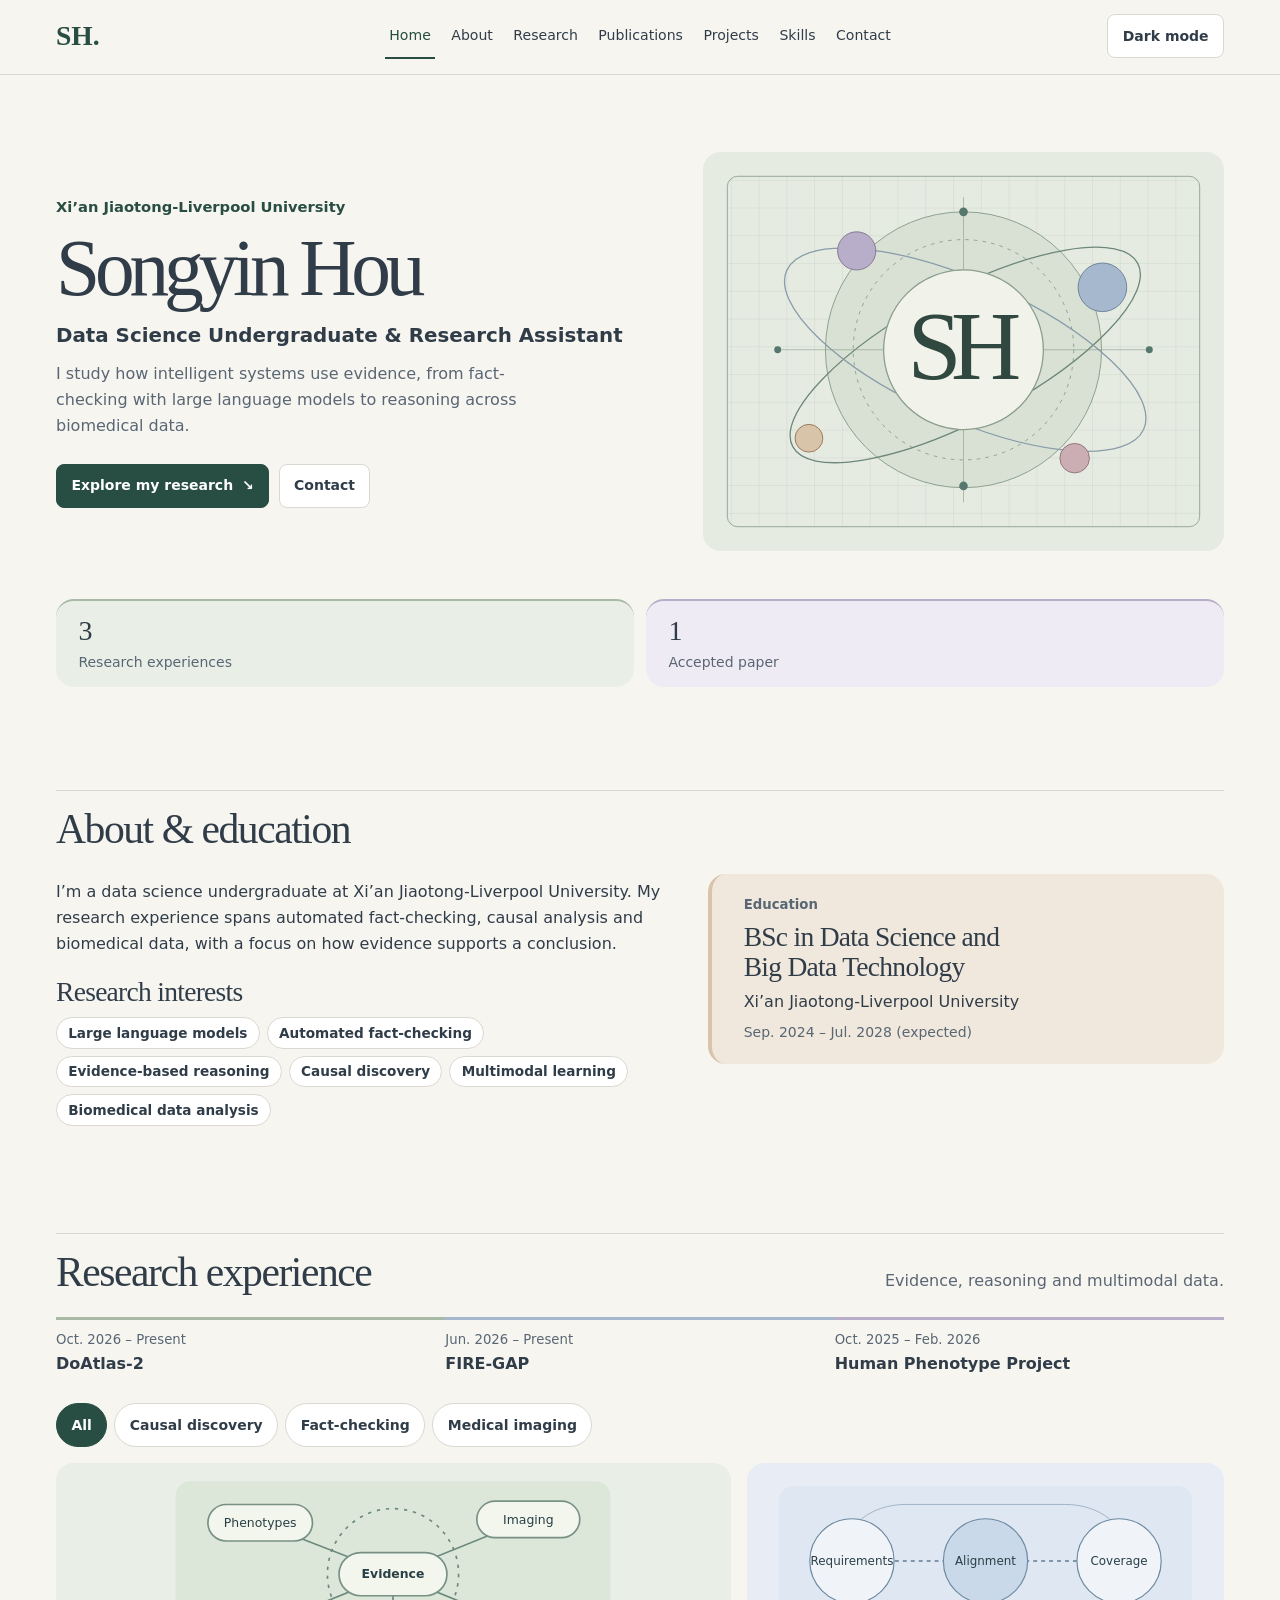
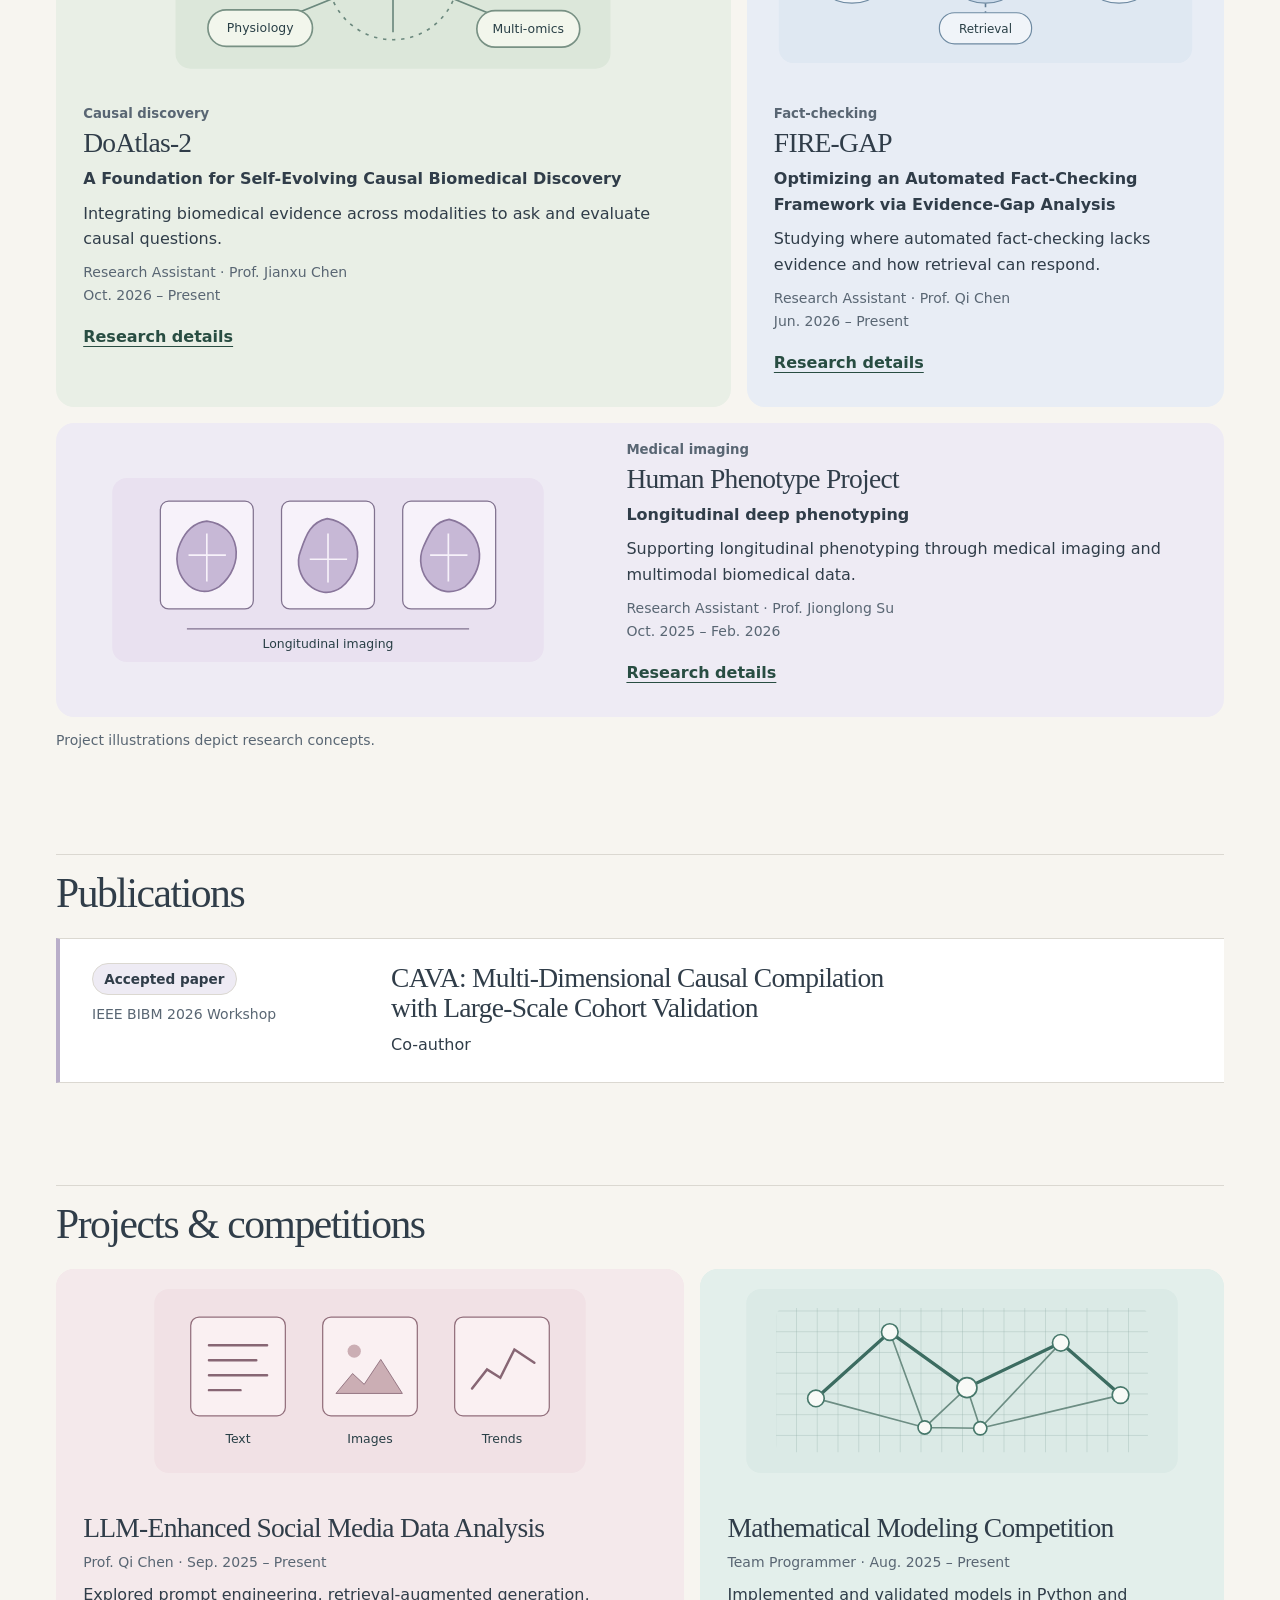
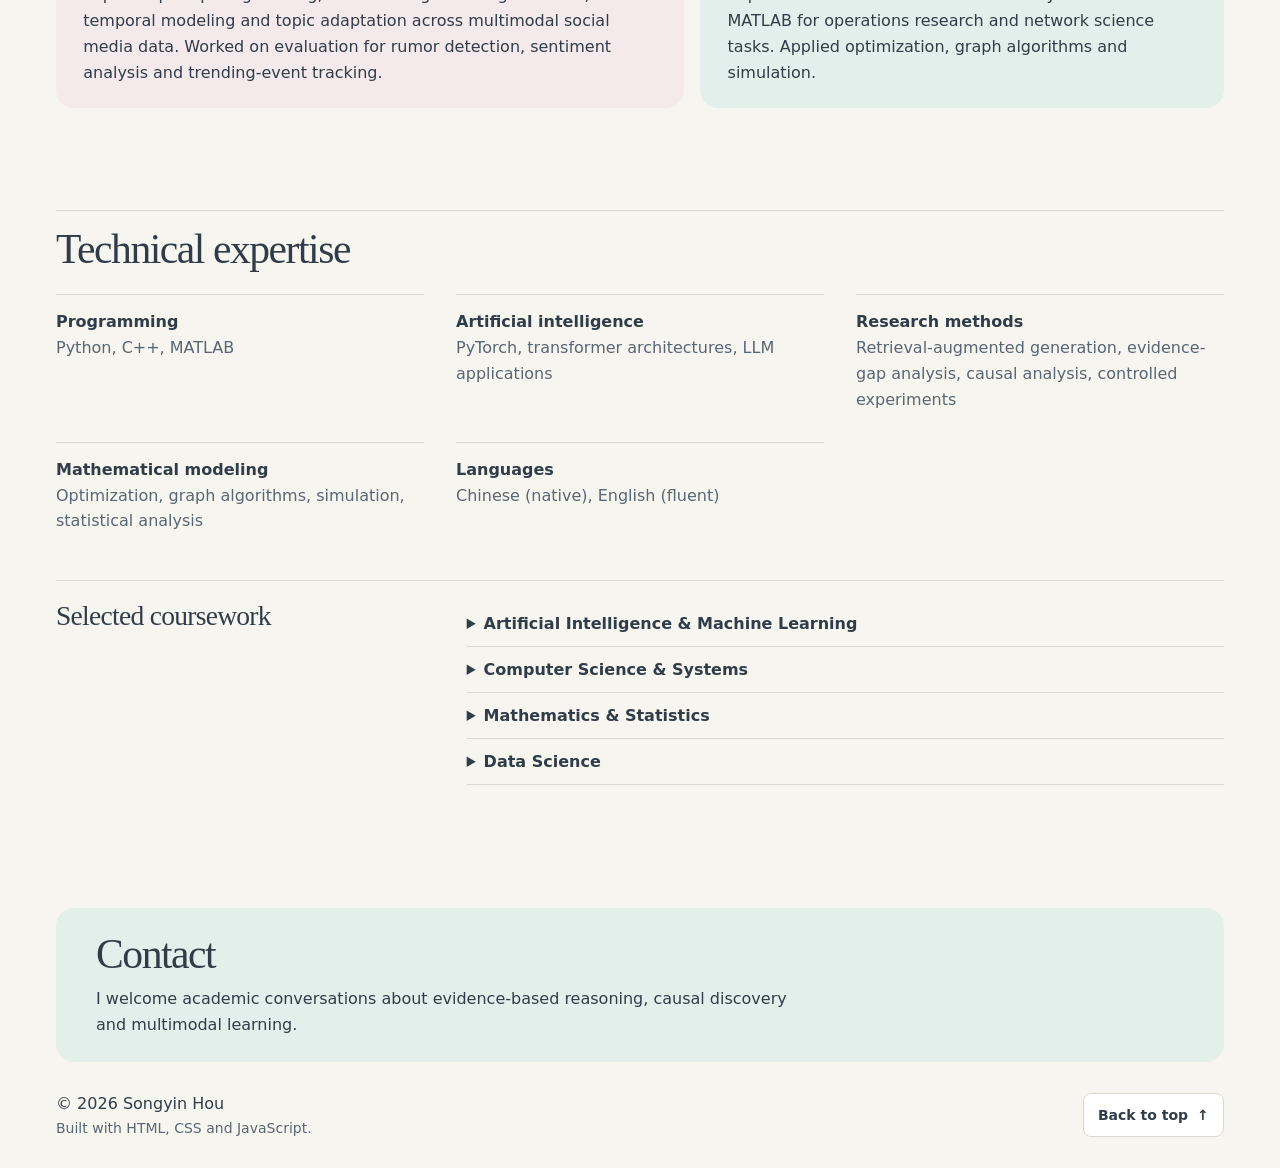
<file: index.html>
<!doctype html>
<html lang="en">
<head>
  <meta charset="utf-8">
  <meta name="viewport" content="width=device-width, initial-scale=1">
  <meta name="description" content="Songyin Hou’s academic portfolio at Xi’an Jiaotong-Liverpool University. Research in evidence-based reasoning, multimodal learning and causal discovery.">
  <meta name="theme-color" content="#F7F5F0">
  <meta property="og:type" content="website">
  <meta property="og:title" content="Songyin Hou — Academic Portfolio">
  <meta property="og:description" content="Research in large language models, evidence-based reasoning and causal discovery.">
  <meta name="twitter:card" content="summary">
  <title>Songyin Hou — Academic Portfolio</title>
  <link rel="icon" href="assets/illustrations/favicon.svg" type="image/svg+xml">
  <link rel="stylesheet" href="css/tokens.css">
  <link rel="stylesheet" href="css/site.css">
  <script src="js/theme.js"></script>
  <script src="js/navigation.js"></script>
  <script type="module" src="js/main.js"></script>
</head>
<body>
  <a class="skip-link" href="#main">Skip to content</a>
  <header class="site-header">
    <div class="wrap header-row">
      <a class="brand" href="#home" aria-label="Songyin Hou, home">SH<span>.</span></a>
      <nav id="site-nav" aria-label="Main navigation">
        <a href="#home" aria-current="location">Home</a>
        <a href="#about">About</a>
        <a href="#research">Research</a>
        <a href="#publications">Publications</a>
        <a href="#projects">Projects</a>
        <a href="#skills">Skills</a>
        <a href="#contact">Contact</a>
      </nav>
      <div class="header-actions">
        <a class="small-button" data-link="cv" hidden>CV</a>
        <button class="small-button" id="theme-toggle" type="button" hidden>Dark mode</button>
        <button class="small-button" id="menu-toggle" type="button" aria-controls="site-nav" aria-expanded="false" hidden>Menu</button>
      </div>
    </div>
    <div class="progress-track" aria-hidden="true"><div id="progress"></div></div>
  </header>

  <main id="main" tabindex="-1" class="wrap">
    <section id="home" class="hero" aria-labelledby="home-title">
      <div class="hero-copy">
        <p class="affiliation">Xi’an Jiaotong-Liverpool University</p>
        <h1 id="home-title">Songyin Hou</h1>
        <p class="hero-role">Data Science Undergraduate &amp; Research Assistant</p>
        <p class="hero-intro">I study how intelligent systems use evidence, from fact-checking with large language models to reasoning across biomedical data.</p>
        <div class="actions">
          <a href="#research" class="primary">Explore my research <span aria-hidden="true">↘</span></a>
          <a href="#contact" class="secondary">Contact</a>
          <a class="secondary" data-link="cv" hidden>View CV</a>
        </div>
      </div>
      <figure class="hero-art"><img src="assets/illustrations/monogram.svg" width="600" height="460" alt="SH monogram in an abstract evidence network." fetchpriority="high" decoding="async"></figure>
    </section>

    <dl class="highlights" aria-label="Academic highlights">
      <div class="tile oat" data-highlight="rank" hidden><dt>Major ranking</dt><dd></dd></div>
      <div class="tile rose" data-highlight="score" hidden><dt>Average score</dt><dd></dd></div>
      <div class="tile sage"><dt>Research experiences</dt><dd>3</dd></div>
      <div class="tile lavender"><dt>Accepted paper</dt><dd>1</dd></div>
    </dl>

    <section id="about" class="section" aria-labelledby="about-title">
      <div class="section-heading"><h2 id="about-title">About &amp; education</h2></div>
      <div class="about-grid">
        <div class="about-copy">
          <p>I’m a data science undergraduate at Xi’an Jiaotong-Liverpool University. My research experience spans automated fact-checking, causal analysis and biomedical data, with a focus on how evidence supports a conclusion.</p>
          <h3>Research interests</h3>
          <ul class="tags"><li>Large language models</li><li>Automated fact-checking</li><li>Evidence-based reasoning</li><li>Causal discovery</li><li>Multimodal learning</li><li>Biomedical data analysis</li></ul>
        </div>
        <article class="tile oat education">
          <p class="label">Education</p>
          <h3>BSc in Data Science and Big Data Technology</h3>
          <p>Xi’an Jiaotong-Liverpool University</p>
          <p class="meta">Sep. 2024 – Jul. 2028 (expected)</p>
        </article>
      </div>
    </section>

    <section id="research" class="section" aria-labelledby="research-title">
      <div class="section-heading"><h2 id="research-title">Research experience</h2><p>Evidence, reasoning and multimodal data.</p></div>
      <ol class="timeline" aria-label="Research timeline">
        <li class="sage"><span>Oct. 2026 – Present</span><strong>DoAtlas-2</strong></li>
        <li class="blue"><span>Jun. 2026 – Present</span><strong>FIRE-GAP</strong></li>
        <li class="lavender"><span>Oct. 2025 – Feb. 2026</span><strong>Human Phenotype Project</strong></li>
      </ol>
      <div class="filter-row" id="filters" role="group" aria-label="Filter research by topic" hidden>
        <button type="button" data-filter="all" aria-pressed="true">All</button>
        <button type="button" data-filter="causal" aria-pressed="false">Causal discovery</button>
        <button type="button" data-filter="fact" aria-pressed="false">Fact-checking</button>
        <button type="button" data-filter="imaging" aria-pressed="false">Medical imaging</button>
      </div>
      <p id="filter-status" class="sr-only" role="status"></p>
      <div class="research-grid">
        <article class="research-card tile sage" id="doatlas" data-category="causal">
          <figure><img src="assets/illustrations/doatlas.svg" width="600" height="270" alt="Concept illustration of interconnected sources of biomedical evidence." loading="lazy" decoding="async"></figure>
          <div class="card-copy">
            <p class="label">Causal discovery</p>
            <h3>DoAtlas-2</h3>
            <p class="project-title">A Foundation for Self-Evolving Causal Biomedical Discovery</p>
            <p>Integrating biomedical evidence across modalities to ask and evaluate causal questions.</p>
            <p class="meta">Research Assistant · Prof. Jianxu Chen<br>Oct. 2026 – Present</p>
            <details class="research-details">
              <summary>Research details<span class="sr-only"> for DoAtlas-2</span></summary>
              <div class="detail-copy"><p>Contributed to multimodal evidence integration, helped formulate research questions from evidence gaps, and performed causal analyses and empirical validation to support interpretable biomedical discovery.</p></div>
            </details>
          </div>
        </article>
        <article class="research-card tile blue" id="fire" data-category="fact">
          <figure><img src="assets/illustrations/fire.svg" width="600" height="270" alt="Concept illustration of evidence requirements, alignment, coverage and retrieval." loading="lazy" decoding="async"></figure>
          <div class="card-copy">
            <p class="label">Fact-checking</p>
            <h3>FIRE-GAP</h3>
            <p class="project-title">Optimizing an Automated Fact-Checking Framework via Evidence-Gap Analysis</p>
            <p>Studying where automated fact-checking lacks evidence and how retrieval can respond.</p>
            <p class="meta">Research Assistant · Prof. Qi Chen<br>Jun. 2026 – Present</p>
            <details class="research-details">
              <summary>Research details<span class="sr-only"> for FIRE-GAP</span></summary>
              <div class="detail-copy"><p>Worked on evidence requirements, alignment and coverage in the FIRE framework, and explored dynamic evidence retrieval. Ran controlled experiments and error attribution analyses on entity ambiguity, insufficient evidence and final judgment bias.</p></div>
            </details>
          </div>
        </article>
        <article class="research-card tile lavender" id="hpp" data-category="imaging">
          <figure><img src="assets/illustrations/hpp.svg" width="600" height="270" alt="Concept illustration of medical imaging panels across a longitudinal study." loading="lazy" decoding="async"></figure>
          <div class="card-copy">
            <p class="label">Medical imaging</p>
            <h3>Human Phenotype Project</h3>
            <p class="project-title">Longitudinal deep phenotyping</p>
            <p>Supporting longitudinal phenotyping through medical imaging and multimodal biomedical data.</p>
            <p class="meta">Research Assistant · Prof. Jionglong Su<br>Oct. 2025 – Feb. 2026</p>
            <details class="research-details">
              <summary>Research details<span class="sr-only"> for Human Phenotype Project</span></summary>
              <div class="detail-copy"><p>Contributed to standardized data governance and quality control, and supported cross-disease mechanistic research and external validation.</p></div>
            </details>
          </div>
        </article>
      </div>
      <p class="meta artwork-note">Project illustrations depict research concepts.</p>
    </section>

    <section id="publications" class="section" aria-labelledby="publications-title">
      <div class="section-heading"><h2 id="publications-title">Publications</h2></div>
      <article class="paper">
        <div><span class="badge">Accepted paper</span><p class="meta">IEEE BIBM 2026 Workshop</p></div>
        <div><h3>CAVA: Multi-Dimensional Causal Compilation with Large-Scale Cohort Validation</h3><p>Co-author</p></div>
      </article>
    </section>

    <section id="projects" class="section" aria-labelledby="projects-title">
      <div class="section-heading"><h2 id="projects-title">Projects &amp; competitions</h2></div>
      <div class="projects-grid">
        <article class="tile rose project">
          <figure><img src="assets/illustrations/social.svg" width="600" height="270" alt="Concept illustration of social media text, images and trends." loading="lazy" decoding="async"></figure>
          <div class="card-copy"><h3>LLM-Enhanced Social Media Data Analysis</h3><p class="meta">Prof. Qi Chen · Sep. 2025 – Present</p><p>Explored prompt engineering, retrieval-augmented generation, temporal modeling and topic adaptation across multimodal social media data. Worked on evaluation for rumor detection, sentiment analysis and trending-event tracking.</p></div>
        </article>
        <article class="tile teal project">
          <figure><img src="assets/illustrations/mcm.svg" width="600" height="270" alt="Concept illustration of an optimization grid and a network graph." loading="lazy" decoding="async"></figure>
          <div class="card-copy"><h3>Mathematical Modeling Competition</h3><p class="meta">Team Programmer · Aug. 2025 – Present</p><p>Implemented and validated models in Python and MATLAB for operations research and network science tasks. Applied optimization, graph algorithms and simulation.</p></div>
        </article>
      </div>
    </section>

    <section id="skills" class="section" aria-labelledby="skills-title">
      <div class="section-heading"><h2 id="skills-title">Technical expertise</h2></div>
      <dl class="skills-grid">
        <div><dt>Programming</dt><dd>Python, C++, MATLAB</dd></div>
        <div><dt>Artificial intelligence</dt><dd>PyTorch, transformer architectures, LLM applications</dd></div>
        <div><dt>Research methods</dt><dd>Retrieval-augmented generation, evidence-gap analysis, causal analysis, controlled experiments</dd></div>
        <div><dt>Mathematical modeling</dt><dd>Optimization, graph algorithms, simulation, statistical analysis</dd></div>
        <div><dt>Languages</dt><dd>Chinese (native), English (fluent)</dd></div>
      </dl>
      <div class="coursework">
        <h3>Selected coursework</h3>
        <div>
          <details><summary>Artificial Intelligence &amp; Machine Learning</summary><ul><li>Machine Learning</li><li>Introduction to Neural Networks</li><li>Computer Vision and Pattern Recognition</li></ul></details>
          <details><summary>Computer Science &amp; Systems</summary><ul><li>Data Structures and Algorithms</li><li>Introduction to Algorithms</li><li>Database Systems</li><li>Computer Architecture and Operating Systems</li><li>Distributed Computing and Networks</li></ul></details>
          <details><summary>Mathematics &amp; Statistics</summary><ul><li>Applied Linear Statistical Models</li><li>Probability and Statistics</li><li>Numerical Methods</li></ul></details>
          <details><summary>Data Science</summary><ul><li>Data Analysis and Visualization</li></ul></details>
        </div>
      </div>
    </section>

    <section id="contact" class="section contact" aria-labelledby="contact-title">
      <div><h2 id="contact-title">Contact</h2><p>I welcome academic conversations about evidence-based reasoning, causal discovery and multimodal learning.</p></div>
      <div class="actions"><a class="secondary" data-link="email" hidden>Email</a><a class="secondary" data-link="github" hidden>GitHub</a><a class="secondary" data-link="cv" hidden>View CV</a><a class="secondary" data-link="download" hidden>Download CV</a></div>
    </section>
  </main>
  <footer class="wrap footer">
    <div><p>© 2026 Songyin Hou</p><p class="meta">Built with HTML, CSS and JavaScript.</p></div>
    <a href="#home" class="secondary">Back to top <span aria-hidden="true">↑</span></a>
  </footer>
  <dialog id="research-dialog" aria-labelledby="dialog-title">
    <div class="dialog-top"><p id="dialog-label" class="label"></p><form method="dialog"><button class="small-button" type="submit" autofocus>Close</button></form></div>
    <h2 id="dialog-title"></h2>
    <p id="dialog-subtitle" class="project-title"></p>
    <p id="dialog-meta" class="meta"></p>
    <div id="dialog-body"></div>
  </dialog>
</body>
</html>
</file>
<file: css/tokens.css>
:root {
  color-scheme: light;
  --paper: #f7f5f0;
  --ink: #303d49;
  --muted: #596673;
  --surface: #fff;
  --line: #dbd8d1;
  --accent: #284d42;
  --on-accent: #fff;
  --focus: #315d83;
  --sage: #a8b9a5; --blue: #a5b8ce; --lavender: #b9aec9;
  --rose: #cbaeb4; --oat: #d8c4a9; --teal: #91b2af;
  --sage-panel: #e9efe6; --blue-panel: #e8edf5; --lavender-panel: #eeebf4;
  --rose-panel: #f4e9eb; --oat-panel: #f0e8dd; --teal-panel: #e3efeb;
  --serif: Georgia, 'Times New Roman', serif;
  --sans: system-ui, 'Segoe UI', sans-serif;
  --gap: clamp(1rem, 2.6vw, 2rem);
  --section-space: clamp(3.75rem, 8vw, 7rem);
  --radius: 1.125rem;
  --shadow: 0 1.25rem 4rem #11221929;
  --header-height: 74px;
}
@media (prefers-color-scheme: dark) {
  :root:not([data-theme]) {
    color-scheme: dark;
    --paper: #1d242c; --surface: #2b3540; --ink: #e8e5df;
    --muted: #bdc7cf; --line: #46515c; --accent: #a5c4b0;
    --on-accent: #16271e; --focus: #a5c6eb;
    --sage: #91aa98; --blue: #9eb5d0; --lavender: #afa0c3;
    --sage-panel: #2b3934; --blue-panel: #2b3848; --lavender-panel: #383348;
    --rose-panel: #42343a; --oat-panel: #41382f; --teal-panel: #293e3e;
  }
}
:root[data-theme="dark"] {
  color-scheme: dark;
  --paper: #1d242c; --surface: #2b3540; --ink: #e8e5df;
  --muted: #bdc7cf; --line: #46515c; --accent: #a5c4b0;
  --on-accent: #16271e; --focus: #a5c6eb;
  --sage: #91aa98; --blue: #9eb5d0; --lavender: #afa0c3;
  --sage-panel: #2b3934; --blue-panel: #2b3848; --lavender-panel: #383348;
  --rose-panel: #42343a; --oat-panel: #41382f; --teal-panel: #293e3e;
}
.sage { --tone: var(--sage); --panel: var(--sage-panel); }
.blue { --tone: var(--blue); --panel: var(--blue-panel); }
.lavender { --tone: var(--lavender); --panel: var(--lavender-panel); }
.rose { --tone: var(--rose); --panel: var(--rose-panel); }
.oat { --tone: var(--oat); --panel: var(--oat-panel); }
.teal { --tone: var(--teal); --panel: var(--teal-panel); }
</file>
<file: css/site.css>
* { box-sizing: border-box; }
[hidden] { display: none !important; }
html { scroll-behavior: smooth; scroll-padding-top: calc(var(--header-height) + 1rem); -webkit-tap-highlight-color: #53766635; }
body { margin: 0; background: var(--paper); color: var(--ink); font: 1rem/1.62 var(--sans); }
h1, h2, h3, p, figure, dl, dd { margin: 0; }
h1, h2, h3 { font-family: var(--serif); font-weight: 400; line-height: 1.1; text-wrap: balance; }
h2 { font-size: clamp(2rem, 3.6vw, 2.6rem); letter-spacing: -.035em; }
h3 { font-size: clamp(1.42rem, 2.15vw, 1.85rem); letter-spacing: -.026em; }
p { max-width: 68ch; }
a { color: inherit; text-underline-offset: .18em; }
button, summary { font: inherit; cursor: pointer; color: inherit; }
a, button, summary { touch-action: manipulation; }
:focus-visible { outline: 3px solid var(--focus); outline-offset: 3px; }
img { display: block; max-width: 100%; height: auto; }
.wrap { width: min(100% - 2 * clamp(1rem, 4.6vw, 3.5rem), 78rem); margin-inline: auto; }
.sr-only, .skip-link:not(:focus) { position: absolute; width: 1px; height: 1px; padding: 0; margin: -1px; overflow: hidden; clip-path: inset(50%); white-space: nowrap; }
.skip-link:focus { position: fixed; top: .75rem; left: .75rem; z-index: 10; padding: .65rem 1rem; background: var(--surface); }
.site-header { position: sticky; top: 0; z-index: 5; background: var(--paper); border-bottom: 1px solid var(--line); }
.header-row { min-height: 72px; display: grid; grid-template-columns: 1fr auto 1fr; align-items: center; gap: .75rem; }
.brand { justify-self: start; text-decoration: none; color: var(--accent); font: 700 1.72rem/1 var(--serif); padding-block: .55rem; }
.brand span { color: var(--accent); }
nav { display: flex; gap: clamp(.22rem, 1vw, .95rem); align-items: center; }
nav a { text-decoration: none; font-size: .88rem; padding: .64rem .24rem; border-bottom: 2px solid transparent; }
nav a:hover, nav a[aria-current] { color: var(--accent); border-color: var(--accent); }
.header-actions, .actions { display: flex; flex-wrap: wrap; align-items: center; gap: .6rem; }
.header-actions { justify-self: end; }
.small-button, .primary, .secondary, .filter-row button {
  display: inline-flex; align-items: center; justify-content: center; gap: .55rem;
  min-height: 44px; border: 1px solid var(--line); border-radius: .5rem;
  background: var(--surface); padding: .55rem .9rem; color: var(--ink);
  text-decoration: none; font-size: .875rem; font-weight: 650;
  transition: background-color 160ms ease, border-color 160ms ease, color 160ms ease;
}
.small-button:hover, .secondary:hover, .filter-row button:hover { border-color: var(--accent); color: var(--accent); }
.primary, .filter-row button[aria-pressed="true"] { background: var(--accent); color: var(--on-accent); border-color: var(--accent); }
.primary:hover, .filter-row button[aria-pressed="true"]:hover { background: var(--ink); border-color: var(--ink); color: var(--paper); }
button:active, .primary:active, .secondary:active { opacity: .8; }
.progress-track { height: 2px; }
#progress { height: 100%; background: var(--accent); transform: scaleX(0); transform-origin: left; }
.hero { display: grid; grid-template-columns: 1.18fr 1fr; gap: var(--gap); align-items: center; padding-block: clamp(2.1rem, 6vw, 5.5rem) clamp(1.5rem, 4vw, 3rem); }
.hero-copy { min-width: 0; }
.affiliation { color: var(--accent); font-weight: 650; font-size: .92rem; }
h1 { font-size: clamp(3.1rem, 6.2vw, 5rem); line-height: 1.04; letter-spacing: -.065em; margin-block: .47rem .65rem; }
.hero-role { font-size: clamp(1.02rem, 1.6vw, 1.24rem); font-weight: 680; }
.hero-intro { color: var(--muted); margin-block: .6rem 1.55rem; max-width: 46ch; }
.hero-art { border-radius: var(--radius); overflow: hidden; background: var(--sage-panel); animation: enter 420ms ease-out both; }
.hero-art img { width: 100%; }
html[data-theme="dark"] main figure img { filter: brightness(.86) saturate(.9); }
@media (prefers-color-scheme: dark) {
  html:not([data-theme]) main figure img { filter: brightness(.86) saturate(.9); }
}
@keyframes enter { from { opacity: .6; transform: translateY(6px); } to { opacity: 1; transform: translateY(0); } }
.tile { background: var(--panel); border-radius: var(--radius); }
.highlights { display: grid; grid-template-columns: repeat(2, minmax(0, 1fr)); gap: .75rem; }
.highlights:has([data-highlight]:not([hidden])) { grid-template-columns: repeat(4, minmax(0, 1fr)); }
.highlights > div { display: flex; flex-direction: column; gap: .25rem; padding: .85rem clamp(.85rem, 2vw, 1.4rem); border-top: 2px solid var(--tone); }
.highlights dt, .meta { color: var(--muted); font-size: .875rem; }
.highlights dd { order: -1; font: 1.75rem/1.15 var(--serif); font-variant-numeric: tabular-nums; }
.section { padding-top: var(--section-space); }
.section-heading { border-top: 1px solid var(--line); display: flex; justify-content: space-between; align-items: baseline; flex-wrap: wrap; gap: .5rem 1rem; padding-block: 1rem 1.35rem; }
.section-heading p { color: var(--muted); }
.about-grid { display: grid; grid-template-columns: 1.2fr 1fr; align-items: start; gap: var(--gap); }
.about-copy { padding-block: .3rem; }
.about-copy h3 { margin-block: 1.3rem .6rem; }
.tags { display: flex; gap: .45rem; flex-wrap: wrap; padding: 0; margin: 0; list-style: none; }
.tags li, .badge { display: inline-block; font-weight: 620; font-size: .85rem; border: 1px solid var(--line); border-radius: 50px; padding: .23rem .7rem; background: var(--surface); }
.education { border-left: 4px solid var(--tone); padding: 1.25rem clamp(1rem, 3vw, 2rem); }
.education p + h3, .education h3 + p { margin-block: .4rem; }
.label { font-size: .83rem; font-weight: 700; color: var(--muted); }
.timeline { display: grid; grid-template-columns: repeat(3,minmax(0,1fr)); padding: 0; margin: 0 0 1.25rem; list-style: none; }
.timeline li { padding: .55rem .8rem .4rem 0; border-top: 3px solid var(--tone); }
.timeline span { display: block; font-size: .83rem; color: var(--muted); }
.filter-row { display: flex; flex-wrap: wrap; gap: .45rem; margin-bottom: 1rem; }
.filter-row button { border-radius: 50px; }
.research-grid { display: grid; grid-template-columns: repeat(12, minmax(0,1fr)); gap: 1rem; }
.research-card, .project { overflow: hidden; min-width: 0; }
.research-card { grid-column: span 7; }
.research-card:nth-child(2) { grid-column: span 5; }
.research-card:nth-child(3) { grid-column: 1 / -1; display: grid; grid-template-columns: 1fr 1.15fr; align-items: center; }
.research-grid[data-filtered] > .research-card { grid-column: 1 / -1; display: grid; grid-template-columns: 1fr 1.15fr; align-items: center; }
.research-card figure, .project figure { background: var(--panel); }
.research-card img, .project img { width: 100%; height: clamp(10rem, 18vw, 14rem); object-fit: contain; }
.card-copy { padding: 1rem clamp(1rem, 2.25vw, 1.7rem) 1.35rem; }
.card-copy h3 { margin-block: .25rem .45rem; }
.card-copy p + p { margin-top: .55rem; }
.project-title { font-weight: 650; }
.research-details { margin-top: .55rem; }
summary { min-height: 44px; padding-block: .6rem; font-weight: 650; }
summary:hover { color: var(--accent); text-decoration: underline; }
.research-details > summary { width: fit-content; color: var(--accent); }
.detail-trigger { margin-top: .55rem; min-height: 44px; padding: .35rem 0; border: 0; background: none; color: var(--accent); font-weight: 680; text-decoration: underline; text-underline-offset: .22em; }
.detail-trigger:hover { color: var(--ink); }
.artwork-note { margin-top: .75rem; }
.paper { display: grid; grid-template-columns: minmax(11rem,1fr) 3fr; gap: var(--gap); background: var(--surface); border-block: 1px solid var(--line); border-left: 4px solid var(--lavender); padding: 1.5rem clamp(1rem, 3vw, 2rem); }
.paper h3 { max-width: 54ch; }
.paper p { margin-top: .5rem; }
.badge { background: var(--lavender-panel); }
.projects-grid { display: grid; grid-template-columns: 1.2fr 1fr; gap: 1rem; }
.skills-grid { display: grid; grid-template-columns: repeat(3, minmax(0,1fr)); gap: 1rem var(--gap); }
.skills-grid div { padding-block: .85rem; border-top: 1px solid var(--line); }
.skills-grid dt { font-weight: 720; }
.skills-grid dd { color: var(--muted); }
.coursework { display: grid; grid-template-columns: 1fr 2fr; gap: var(--gap); margin-top: 2rem; padding: 1.25rem 0; border-top: 1px solid var(--line); }
.coursework details { border-bottom: 1px solid var(--line); }
.coursework ul { margin-block: 0 .9rem; }
.contact { margin-top: var(--section-space); padding: 1.5rem clamp(1rem, 4vw, 2.5rem); background: var(--teal-panel); border-radius: var(--radius); display: flex; gap: 1rem; justify-content: space-between; align-items: center; flex-wrap: wrap; }
.contact p { margin-top: .55rem; }
.contact .actions:not(:has(a[href])) { display: none; }
.footer { display: flex; justify-content: space-between; align-items: center; gap: .75rem; padding-block: 1.8rem; }
dialog { width: min(100% - 2rem, 38rem); max-height: 86dvh; padding: clamp(1rem, 4vw, 2rem); border: 1px solid var(--line); border-radius: var(--radius); background: var(--surface); color: var(--ink); box-shadow: var(--shadow); overscroll-behavior: contain; }
dialog::backdrop { background: #16232dc2; }
html:has(dialog[open]) { overflow: hidden; }
.dialog-top { display: flex; align-items: center; justify-content: space-between; gap: 1rem; margin-bottom: .7rem; }
dialog h2 + p, dialog p + p, #dialog-body { margin-top: .65rem; }
@media (max-width: 56rem) {
  .header-row { display: grid; grid-template-columns: 1fr auto; grid-template-rows: minmax(72px, auto); gap: 0 .75rem; }
  nav { grid-column: 1 / -1; grid-row: 2; flex-wrap: wrap; gap: .4rem .85rem; padding-bottom: .65rem; }
  :root[data-enhanced] nav:not([data-open]) { display: none; }
  :root[data-enhanced] #menu-toggle { display: inline-flex; }
  :root:not([data-enhanced]) .site-header { position: static; }
}
@media (min-width: 56.001rem) { #menu-toggle { display: none; } }
@media (max-width: 44rem) {
  .hero, .about-grid, .projects-grid, .paper, .coursework { grid-template-columns: 1fr; }
  .hero-art { max-width: 31rem; }
  .highlights:has([data-highlight]:not([hidden])) { grid-template-columns: repeat(2,minmax(0,1fr)); }
  .research-grid { grid-template-columns: 1fr; }
  .research-grid > .research-card { grid-column: 1; display: block; }
  .research-grid[data-filtered] > .research-card { display: block; }
  .skills-grid { grid-template-columns: repeat(2,minmax(0,1fr)); }
}
@media (max-width: 29rem) {
  .timeline { grid-template-columns: 1fr; margin-bottom: 1.15rem; }
  .timeline li { border-top: 0; border-left: 3px solid var(--tone); padding-left: .8rem; }
  .skills-grid { grid-template-columns: 1fr; }
  .footer { align-items: flex-start; flex-direction: column; }
  .header-actions { gap: .35rem; }
  .header-actions .small-button { padding-inline: .65rem; }
}
@media (prefers-reduced-motion: reduce) {
  html { scroll-behavior: auto; }
  *, *::before, *::after { animation: none !important; transition: none !important; }
}
</file>
